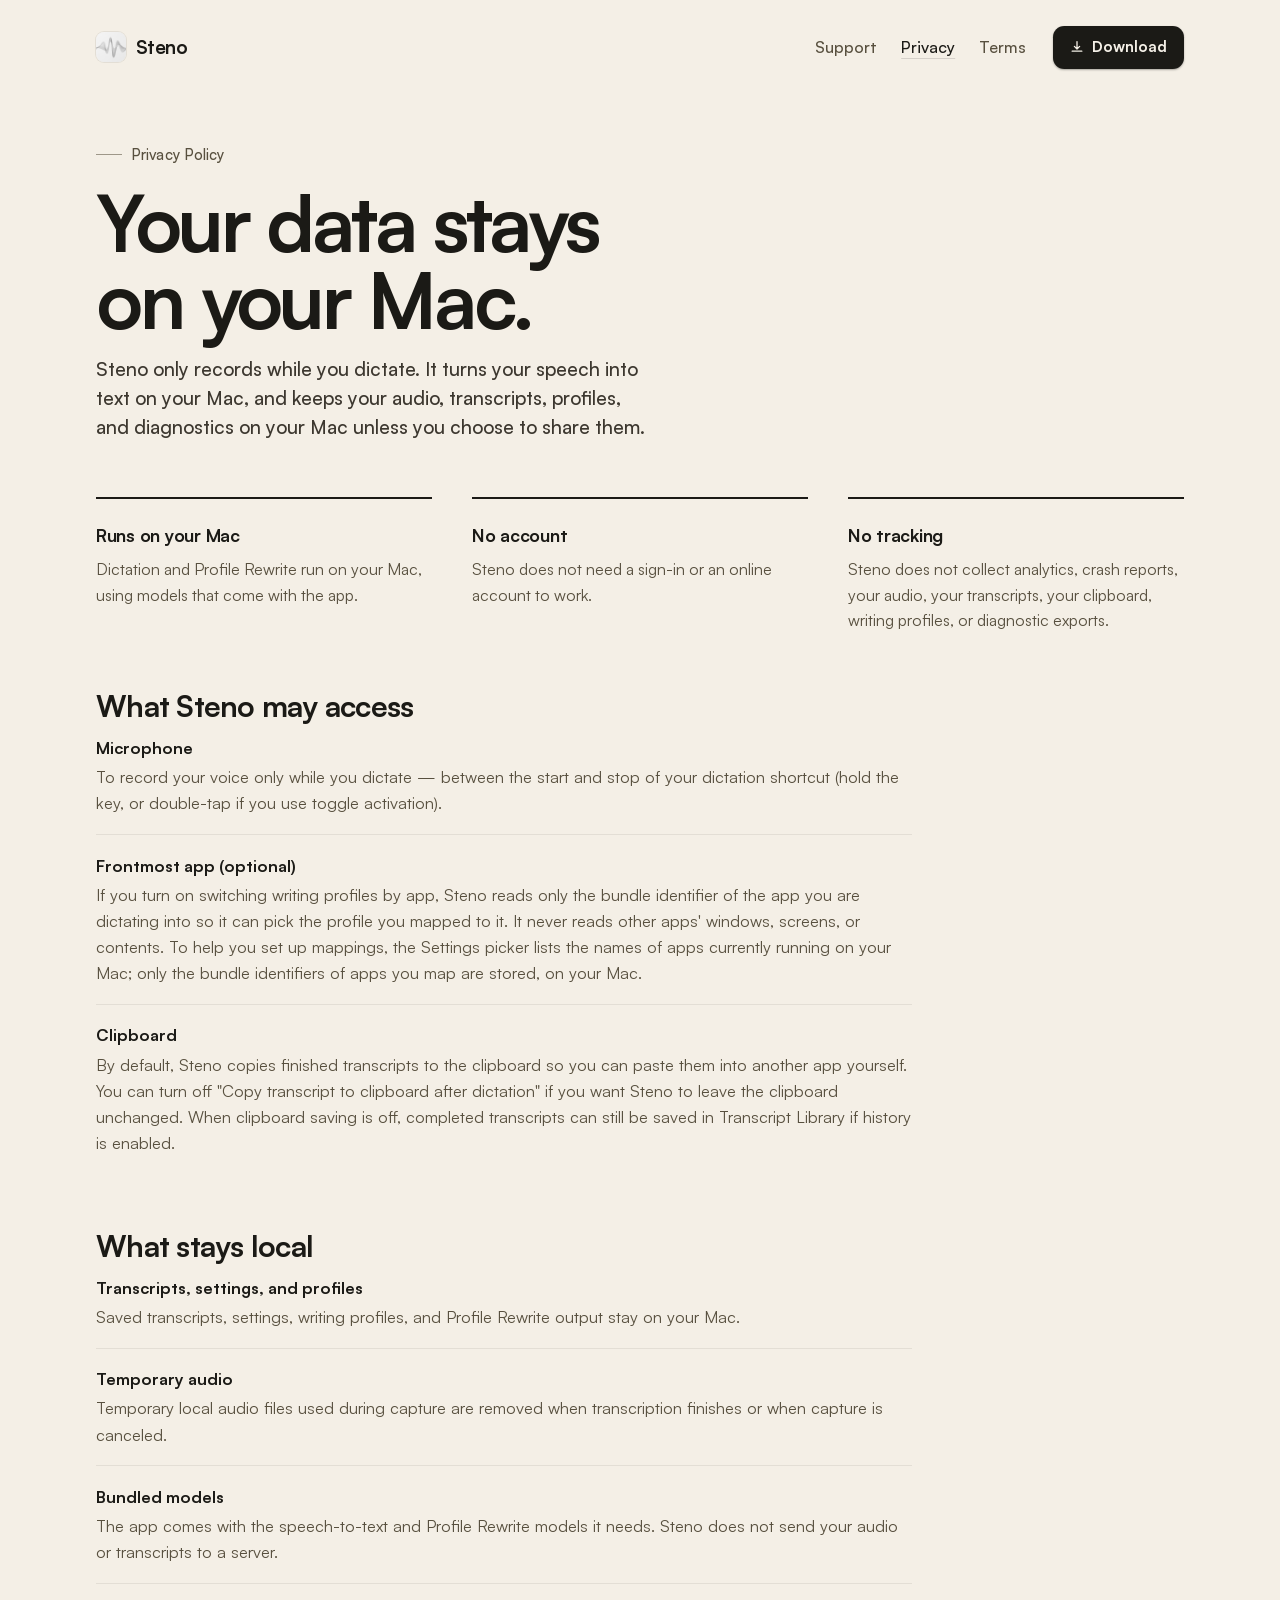
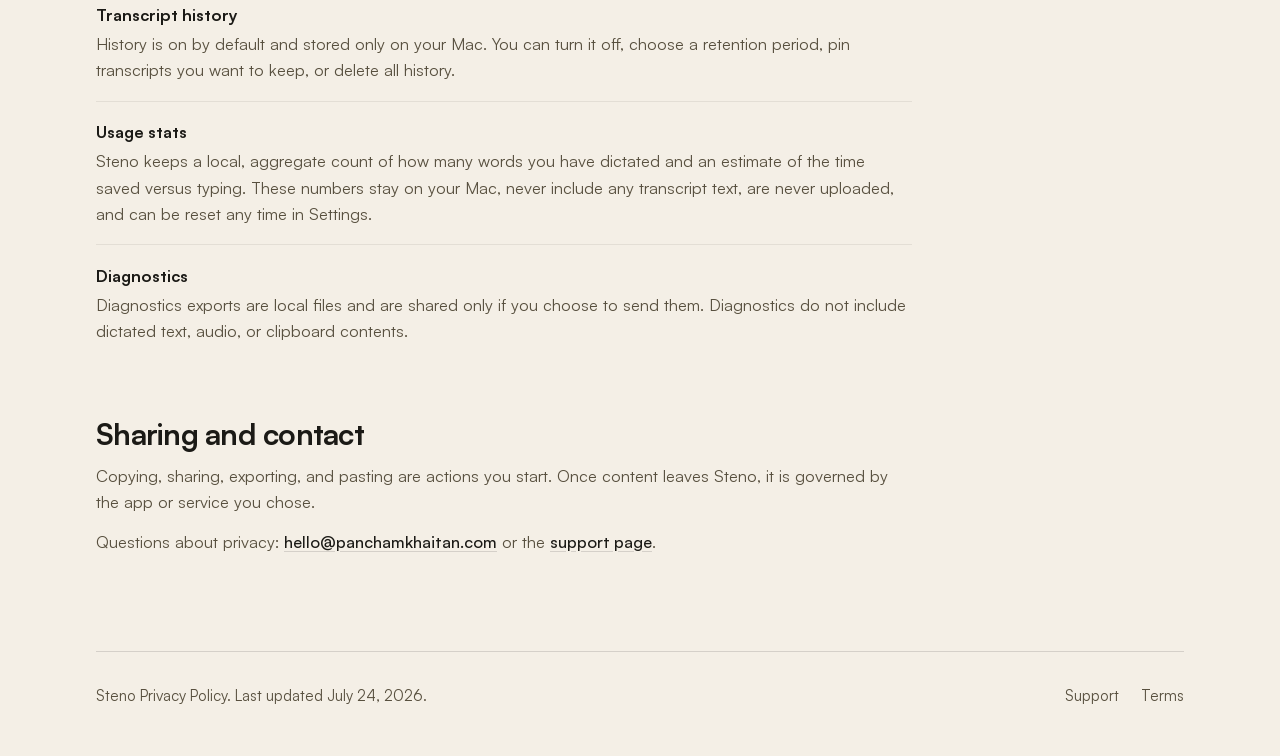
<file: privacy/index.html>
<!doctype html>
<html lang="en">
    <head>
        <meta charset="utf-8" />
        <meta name="viewport" content="width=device-width, initial-scale=1" />
        <title>Steno — Privacy Policy</title>
        <meta
            name="description"
            content="Privacy policy for Steno, a private offline dictation app for macOS."
        />
        <link rel="stylesheet" href="../styles.css" />
        <script>
            document.documentElement.classList.add("js");
            addEventListener("load", function () {
                setTimeout(function () {
                    if (window.__stenoEnhanced) return;
                    var els = document.querySelectorAll("[data-reveal]");
                    for (var i = 0; i < els.length; i++)
                        els[i].classList.add("is-visible");
                }, 800);
            });
        </script>
    </head>
    <body>
        <header class="wrap nav">
            <a class="brand" href="../" aria-label="Steno homepage">
                <img src="../assets/steno-logo.jpg" alt="" width="30" height="30" />
                Steno
            </a>
            <div class="nav-right">
                <nav class="nav-links" aria-label="Site">
                    <a href="../support/">Support</a>
                    <a href="./" aria-current="page">Privacy</a>
                    <a href="../terms/">Terms</a>
                </nav>
                <a
                    class="btn"
                    href="https://apps.apple.com/in/app/steno-dictation/id6762076728?mt=12"
                >
                    <svg viewBox="0 0 16 16" fill="none" aria-hidden="true">
                        <path
                            d="M8 1.75v8.5M8 10.25 11 7.25M8 10.25 5 7.25M2.5 12.75h11"
                            stroke="currentColor"
                            stroke-width="1.5"
                            stroke-linecap="round"
                            stroke-linejoin="round"
                        />
                    </svg>
                    Download
                </a>
            </div>
        </header>

        <main class="wrap page">
            <div class="page-hero" data-reveal>
                <p class="eyebrow">Privacy Policy</p>
                <h1>Your data stays on your Mac.</h1>
                <p class="lede">
                    Steno only records while you dictate. It turns your speech
                    into text on your Mac, and keeps your audio, transcripts,
                    profiles, and diagnostics on your Mac unless you choose to
                    share them.
                </p>
            </div>

            <dl class="trio" data-reveal>
                <div class="feature">
                    <dt>Runs on your Mac</dt>
                    <dd>
                        Dictation and Profile Rewrite run on your Mac, using
                        models that come with the app.
                    </dd>
                </div>
                <div class="feature">
                    <dt>No account</dt>
                    <dd>
                        Steno does not need a sign-in or an online account to
                        work.
                    </dd>
                </div>
                <div class="feature">
                    <dt>No tracking</dt>
                    <dd>
                        Steno does not collect analytics, crash reports, your
                        audio, your transcripts, your clipboard, writing
                        profiles, or diagnostic exports.
                    </dd>
                </div>
            </dl>

            <section class="prose-section" data-reveal>
                <h2>What Steno may access</h2>
                <dl class="defs">
                    <div>
                        <dt>Microphone</dt>
                        <dd>
                            To record your voice only while you dictate — between
                            the start and stop of your dictation shortcut (hold
                            the key, or double-tap if you use toggle activation).
                        </dd>
                    </div>
                    <div>
                        <dt>Frontmost app (optional)</dt>
                        <dd>
                            If you turn on switching writing profiles by app,
                            Steno reads only the bundle identifier of the app you
                            are dictating into so it can pick the profile you
                            mapped to it. It never reads other apps' windows,
                            screens, or contents. To help you set up mappings,
                            the Settings picker lists the names of apps currently
                            running on your Mac; only the bundle identifiers of
                            apps you map are stored, on your Mac.
                        </dd>
                    </div>
                    <div>
                        <dt>Clipboard</dt>
                        <dd>
                            By default, Steno copies finished transcripts to the
                            clipboard so you can paste them into another app
                            yourself. You can turn off "Copy transcript to
                            clipboard after dictation" if you want Steno to leave
                            the clipboard unchanged. When clipboard saving is off,
                            completed transcripts can still be saved in Transcript
                            Library if history is enabled.
                        </dd>
                    </div>
                </dl>
            </section>

            <section class="prose-section" data-reveal>
                <h2>What stays local</h2>
                <dl class="defs">
                    <div>
                        <dt>Transcripts, settings, and profiles</dt>
                        <dd>
                            Saved transcripts, settings, writing profiles, and
                            Profile Rewrite output stay on your Mac.
                        </dd>
                    </div>
                    <div>
                        <dt>Temporary audio</dt>
                        <dd>
                            Temporary local audio files used during capture are
                            removed when transcription finishes or when capture is
                            canceled.
                        </dd>
                    </div>
                    <div>
                        <dt>Bundled models</dt>
                        <dd>
                            The app comes with the speech-to-text and Profile
                            Rewrite models it needs. Steno does not send your audio
                            or transcripts to a server.
                        </dd>
                    </div>
                    <div>
                        <dt>Transcript history</dt>
                        <dd>
                            History is on by default and stored only on your Mac.
                            You can turn it off, choose a retention period, pin
                            transcripts you want to keep, or delete all history.
                        </dd>
                    </div>
                    <div>
                        <dt>Usage stats</dt>
                        <dd>
                            Steno keeps a local, aggregate count of how many words
                            you have dictated and an estimate of the time saved
                            versus typing. These numbers stay on your Mac, never
                            include any transcript text, are never uploaded, and
                            can be reset any time in Settings.
                        </dd>
                    </div>
                    <div>
                        <dt>Diagnostics</dt>
                        <dd>
                            Diagnostics exports are local files and are shared only
                            if you choose to send them. Diagnostics do not include
                            dictated text, audio, or clipboard contents.
                        </dd>
                    </div>
                </dl>
            </section>

            <section class="prose-section" data-reveal>
                <h2>Sharing and contact</h2>
                <p>
                    Copying, sharing, exporting, and pasting are actions you
                    start. Once content leaves Steno, it is governed by the app or
                    service you chose.
                </p>
                <p>
                    Questions about privacy:
                    <a class="prose-link" href="mailto:hello@panchamkhaitan.com"
                        >hello@panchamkhaitan.com</a
                    >
                    or the
                    <a class="prose-link" href="../support/">support page</a>.
                </p>
            </section>
        </main>

        <footer class="wrap footer">
            <span>Steno Privacy Policy. Last updated July 24, 2026.</span>
            <span class="footer-links">
                <a href="../support/">Support</a>
                <a href="../terms/">Terms</a>
            </span>
        </footer>

        <script src="../main.js" defer></script>
    </body>
</html>
</file>
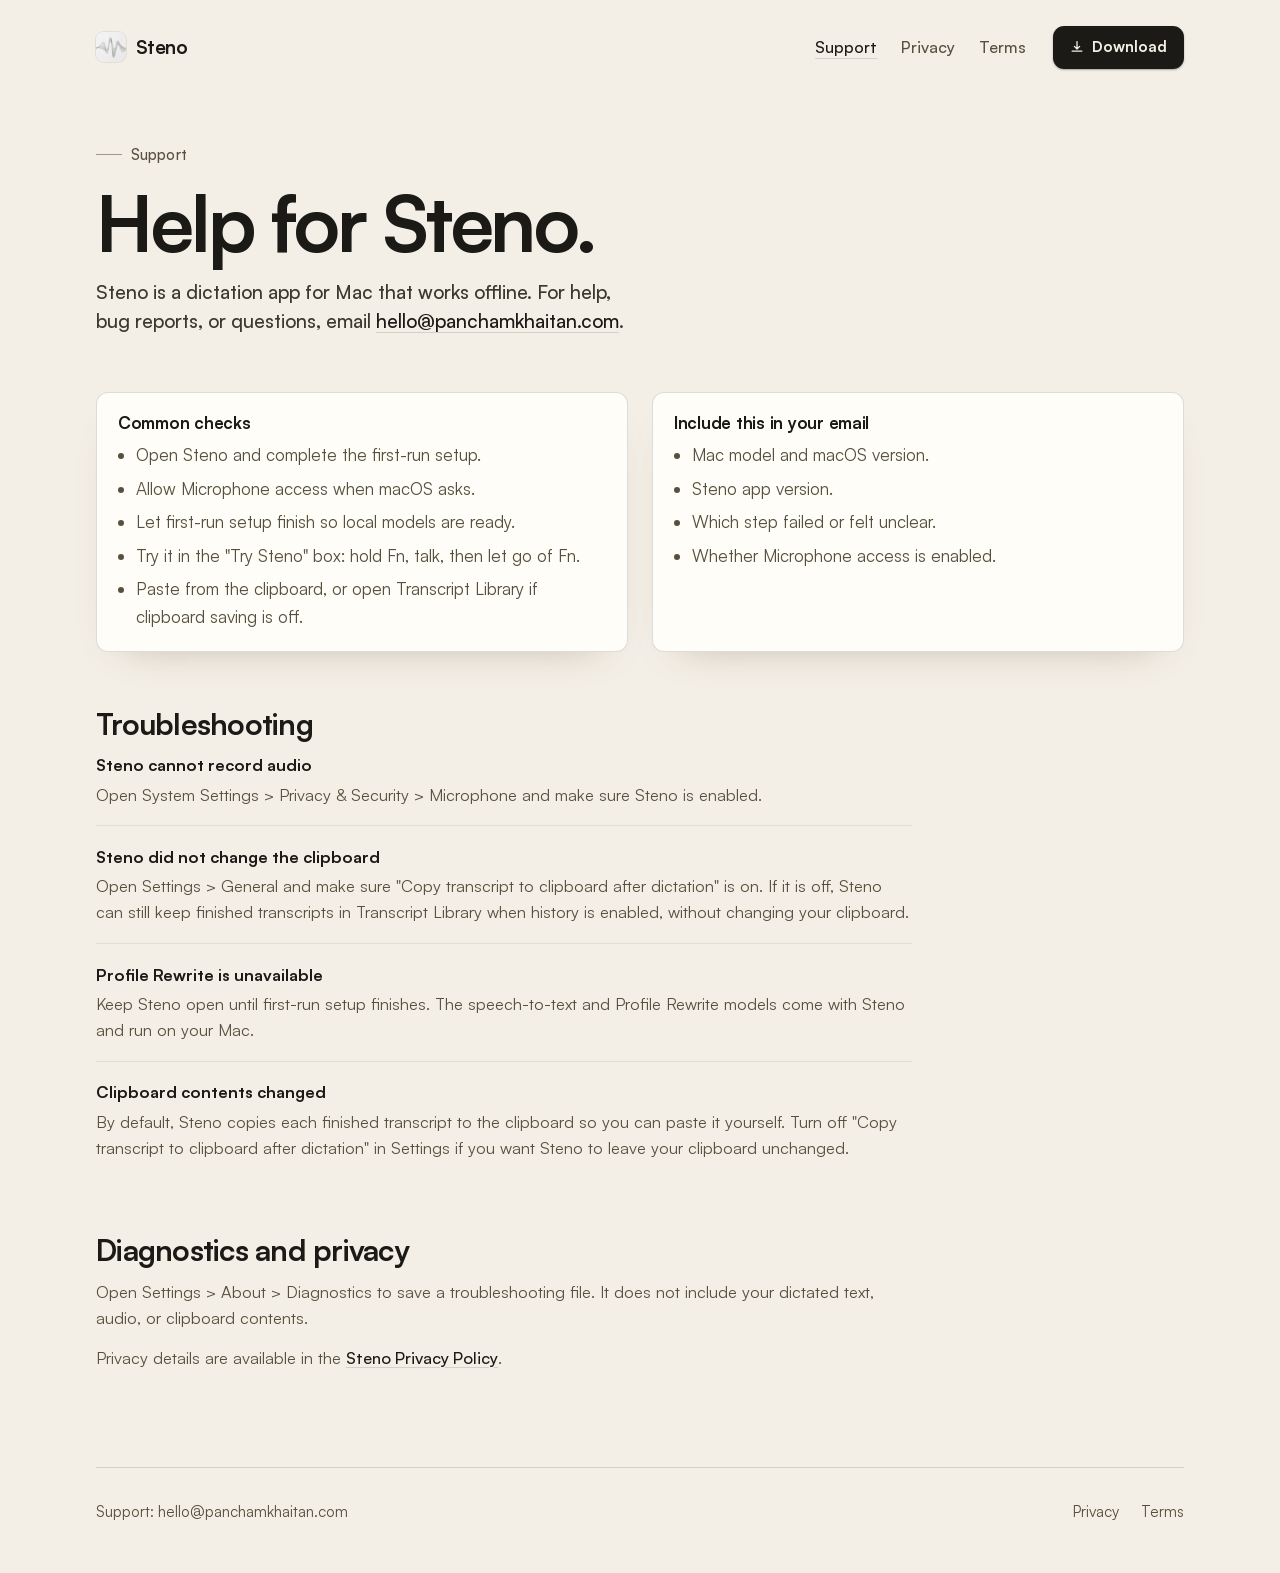
<file: support/index.html>
<!doctype html>
<html lang="en">
    <head>
        <meta charset="utf-8" />
        <meta name="viewport" content="width=device-width, initial-scale=1" />
        <title>Steno — Support</title>
        <meta name="description" content="Support page for Steno on macOS." />
        <link rel="stylesheet" href="../styles.css" />
        <script>
            document.documentElement.classList.add("js");
            addEventListener("load", function () {
                setTimeout(function () {
                    if (window.__stenoEnhanced) return;
                    var els = document.querySelectorAll("[data-reveal]");
                    for (var i = 0; i < els.length; i++)
                        els[i].classList.add("is-visible");
                }, 800);
            });
        </script>
    </head>
    <body>
        <header class="wrap nav">
            <a class="brand" href="../" aria-label="Steno homepage">
                <img src="../assets/steno-logo.jpg" alt="" width="30" height="30" />
                Steno
            </a>
            <div class="nav-right">
                <nav class="nav-links" aria-label="Site">
                    <a href="./" aria-current="page">Support</a>
                    <a href="../privacy/">Privacy</a>
                    <a href="../terms/">Terms</a>
                </nav>
                <a
                    class="btn"
                    href="https://apps.apple.com/in/app/steno-dictation/id6762076728?mt=12"
                >
                    <svg viewBox="0 0 16 16" fill="none" aria-hidden="true">
                        <path
                            d="M8 1.75v8.5M8 10.25 11 7.25M8 10.25 5 7.25M2.5 12.75h11"
                            stroke="currentColor"
                            stroke-width="1.5"
                            stroke-linecap="round"
                            stroke-linejoin="round"
                        />
                    </svg>
                    Download
                </a>
            </div>
        </header>

        <main class="wrap page">
            <div class="page-hero" data-reveal>
                <p class="eyebrow">Support</p>
                <h1>Help for Steno.</h1>
                <p class="lede">
                    Steno is a dictation app for Mac that works offline. For help,
                    bug reports, or questions, email
                    <a class="prose-link" href="mailto:hello@panchamkhaitan.com"
                        >hello@panchamkhaitan.com</a
                    >.
                </p>
            </div>

            <div class="cards" data-reveal>
                <article class="card">
                    <h3>Common checks</h3>
                    <ul class="list">
                        <li>Open Steno and complete the first-run setup.</li>
                        <li>Allow Microphone access when macOS asks.</li>
                        <li>Let first-run setup finish so local models are ready.</li>
                        <li>
                            Try it in the "Try Steno" box: hold Fn, talk, then let
                            go of Fn.
                        </li>
                        <li>
                            Paste from the clipboard, or open Transcript Library
                            if clipboard saving is off.
                        </li>
                    </ul>
                </article>

                <article class="card">
                    <h3>Include this in your email</h3>
                    <ul class="list">
                        <li>Mac model and macOS version.</li>
                        <li>Steno app version.</li>
                        <li>Which step failed or felt unclear.</li>
                        <li>Whether Microphone access is enabled.</li>
                    </ul>
                </article>
            </div>

            <section class="prose-section" data-reveal>
                <h2>Troubleshooting</h2>
                <dl class="defs">
                    <div>
                        <dt>Steno cannot record audio</dt>
                        <dd>
                            Open System Settings &gt; Privacy &amp; Security &gt;
                            Microphone and make sure Steno is enabled.
                        </dd>
                    </div>
                    <div>
                        <dt>Steno did not change the clipboard</dt>
                        <dd>
                            Open Settings &gt; General and make sure "Copy
                            transcript to clipboard after dictation" is on. If it
                            is off, Steno can still keep finished transcripts in
                            Transcript Library when history is enabled, without
                            changing your clipboard.
                        </dd>
                    </div>
                    <div>
                        <dt>Profile Rewrite is unavailable</dt>
                        <dd>
                            Keep Steno open until first-run setup finishes. The
                            speech-to-text and Profile Rewrite models come with
                            Steno and run on your Mac.
                        </dd>
                    </div>
                    <div>
                        <dt>Clipboard contents changed</dt>
                        <dd>
                            By default, Steno copies each finished transcript to
                            the clipboard so you can paste it yourself. Turn off
                            "Copy transcript to clipboard after dictation" in
                            Settings if you want Steno to leave your clipboard
                            unchanged.
                        </dd>
                    </div>
                </dl>
            </section>

            <section class="prose-section" data-reveal>
                <h2>Diagnostics and privacy</h2>
                <p>
                    Open Settings &gt; About &gt; Diagnostics to save a
                    troubleshooting file. It does not include your dictated text,
                    audio, or clipboard contents.
                </p>
                <p>
                    Privacy details are available in the
                    <a class="prose-link" href="../privacy/"
                        >Steno Privacy Policy</a
                    >.
                </p>
            </section>
        </main>

        <footer class="wrap footer">
            <span>
                Support:
                <a href="mailto:hello@panchamkhaitan.com"
                    >hello@panchamkhaitan.com</a
                >
            </span>
            <span class="footer-links">
                <a href="../privacy/">Privacy</a>
                <a href="../terms/">Terms</a>
            </span>
        </footer>

        <script src="../main.js" defer></script>
    </body>
</html>
</file>
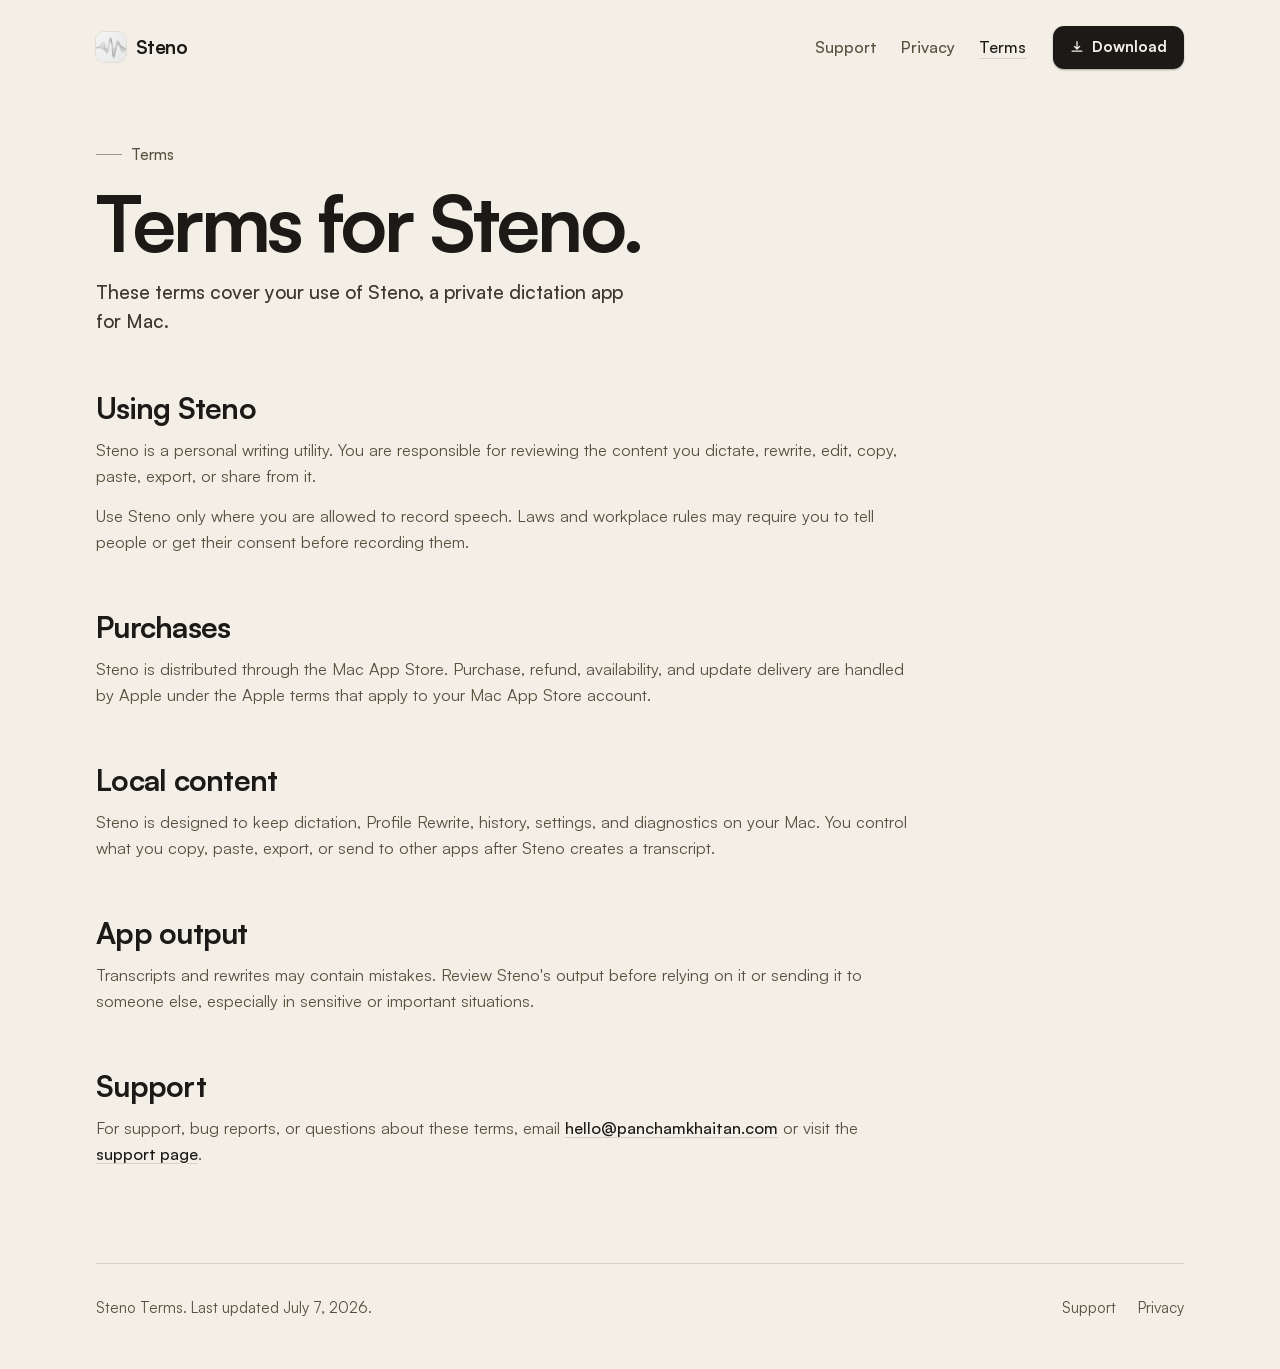
<file: terms/index.html>
<!doctype html>
<html lang="en">
    <head>
        <meta charset="utf-8" />
        <meta name="viewport" content="width=device-width, initial-scale=1" />
        <title>Steno — Terms</title>
        <meta
            name="description"
            content="Terms for Steno, a private dictation app for Mac."
        />
        <link rel="stylesheet" href="../styles.css" />
        <script>
            document.documentElement.classList.add("js");
            addEventListener("load", function () {
                setTimeout(function () {
                    if (window.__stenoEnhanced) return;
                    var els = document.querySelectorAll("[data-reveal]");
                    for (var i = 0; i < els.length; i++)
                        els[i].classList.add("is-visible");
                }, 800);
            });
        </script>
    </head>
    <body>
        <header class="wrap nav">
            <a class="brand" href="../" aria-label="Steno homepage">
                <img src="../assets/steno-logo.jpg" alt="" width="30" height="30" />
                Steno
            </a>
            <div class="nav-right">
                <nav class="nav-links" aria-label="Site">
                    <a href="../support/">Support</a>
                    <a href="../privacy/">Privacy</a>
                    <a href="./" aria-current="page">Terms</a>
                </nav>
                <a
                    class="btn"
                    href="https://apps.apple.com/in/app/steno-dictation/id6762076728?mt=12"
                >
                    <svg viewBox="0 0 16 16" fill="none" aria-hidden="true">
                        <path
                            d="M8 1.75v8.5M8 10.25 11 7.25M8 10.25 5 7.25M2.5 12.75h11"
                            stroke="currentColor"
                            stroke-width="1.5"
                            stroke-linecap="round"
                            stroke-linejoin="round"
                        />
                    </svg>
                    Download
                </a>
            </div>
        </header>

        <main class="wrap page">
            <div class="page-hero" data-reveal>
                <p class="eyebrow">Terms</p>
                <h1>Terms for Steno.</h1>
                <p class="lede">
                    These terms cover your use of Steno, a private dictation app
                    for Mac.
                </p>
            </div>

            <section class="prose-section" data-reveal>
                <h2>Using Steno</h2>
                <p>
                    Steno is a personal writing utility. You are responsible for
                    reviewing the content you dictate, rewrite, edit, copy, paste,
                    export, or share from it.
                </p>
                <p>
                    Use Steno only where you are allowed to record speech. Laws and
                    workplace rules may require you to tell people or get their
                    consent before recording them.
                </p>
            </section>

            <section class="prose-section" data-reveal>
                <h2>Purchases</h2>
                <p>
                    Steno is distributed through the Mac App Store. Purchase,
                    refund, availability, and update delivery are handled by Apple
                    under the Apple terms that apply to your Mac App Store account.
                </p>
            </section>

            <section class="prose-section" data-reveal>
                <h2>Local content</h2>
                <p>
                    Steno is designed to keep dictation, Profile Rewrite, history,
                    settings, and diagnostics on your Mac. You control what you
                    copy, paste, export, or send to other apps after Steno creates
                    a transcript.
                </p>
            </section>

            <section class="prose-section" data-reveal>
                <h2>App output</h2>
                <p>
                    Transcripts and rewrites may contain mistakes. Review Steno's
                    output before relying on it or sending it to someone else,
                    especially in sensitive or important situations.
                </p>
            </section>

            <section class="prose-section" data-reveal>
                <h2>Support</h2>
                <p>
                    For support, bug reports, or questions about these terms,
                    email
                    <a class="prose-link" href="mailto:hello@panchamkhaitan.com"
                        >hello@panchamkhaitan.com</a
                    >
                    or visit the
                    <a class="prose-link" href="../support/">support page</a>.
                </p>
            </section>
        </main>

        <footer class="wrap footer">
            <span>Steno Terms. Last updated July 7, 2026.</span>
            <span class="footer-links">
                <a href="../support/">Support</a>
                <a href="../privacy/">Privacy</a>
            </span>
        </footer>

        <script src="../main.js" defer></script>
    </body>
</html>
</file>
<file: styles.css>
/* Steno — a warm, editorial site for a homely Mac dictation utility.
   Self-hosted Satoshi, no page-level window chrome (the macOS window lives
   only in the product demo), whitespace over boxes. Motion is transform/opacity
   only and fully gated behind prefers-reduced-motion. */

@font-face {
    font-family: "Satoshi";
    src: url("./assets/fonts/satoshi-400.woff2") format("woff2");
    font-weight: 400;
    font-style: normal;
    font-display: swap;
}
@font-face {
    font-family: "Satoshi";
    src: url("./assets/fonts/satoshi-500.woff2") format("woff2");
    font-weight: 500;
    font-style: normal;
    font-display: swap;
}
@font-face {
    font-family: "Satoshi";
    src: url("./assets/fonts/satoshi-700.woff2") format("woff2");
    font-weight: 700;
    font-style: normal;
    font-display: swap;
}
@font-face {
    font-family: "Satoshi";
    src: url("./assets/fonts/satoshi-900.woff2") format("woff2");
    font-weight: 900;
    font-style: normal;
    font-display: swap;
}

:root {
    color-scheme: light;

    --paper: #f4efe6;
    --paper-tint: #ece5d7;
    --card: #fffdf8;
    --card-bar: #f8f1e5;

    --ink: #1b1a16;
    --ink-2: #3c372f;
    --muted: #58503f;
    --muted-2: #746c5b;

    --line: rgba(27, 26, 22, 0.14);
    --line-soft: rgba(27, 26, 22, 0.08);

    --rec: #cb5641;

    --tl-1: #ff5f57;
    --tl-2: #febc2e;
    --tl-3: #28c840;

    --shadow-window:
        0 1px 0 rgba(255, 255, 255, 0.6) inset,
        0 2px 6px -2px rgba(60, 45, 28, 0.16),
        0 30px 64px -26px rgba(60, 45, 28, 0.44);
    --shadow-panel: 0 18px 40px -30px rgba(60, 45, 28, 0.4);
    --shadow-btn: 0 1px 2px rgba(27, 26, 22, 0.35);

    --ease-out: cubic-bezier(0.2, 0.7, 0.3, 1);
    --ease-in-out: cubic-bezier(0.645, 0.045, 0.355, 1);

    --wrap: 68rem;
    --font: "Satoshi", -apple-system, BlinkMacSystemFont, "Helvetica Neue",
        Helvetica, Arial, sans-serif;
}

* {
    box-sizing: border-box;
}

html {
    background: var(--paper);
}

body {
    margin: 0;
    background: var(--paper);
    color: var(--ink);
    font-family: var(--font);
    font-size: 1.0625rem;
    font-weight: 400;
    line-height: 1.6;
    -webkit-font-smoothing: antialiased;
    text-rendering: optimizeLegibility;
}

img {
    display: block;
    max-width: 100%;
}

a {
    color: inherit;
    text-decoration: none;
}

:focus-visible {
    outline: 2px solid var(--ink);
    outline-offset: 3px;
    border-radius: 4px;
}

.wrap {
    width: min(100% - 2.5rem, var(--wrap));
    margin-inline: auto;
}

/* ---------- Type ---------- */

h1,
h2,
h3 {
    margin: 0;
    color: var(--ink);
    font-weight: 700;
    line-height: 1.06;
    letter-spacing: -0.025em;
    text-wrap: balance;
}

h1 {
    font-size: clamp(2.9rem, 6.2vw, 4.9rem);
    line-height: 0.98;
    letter-spacing: -0.04em;
}

h2 {
    font-size: clamp(1.85rem, 3.8vw, 2.85rem);
    letter-spacing: -0.03em;
    max-width: 18ch;
}

h3 {
    font-size: 1.1rem;
    letter-spacing: -0.015em;
}

p {
    margin: 0;
    color: var(--muted);
    text-wrap: pretty;
}

.lede {
    color: var(--ink-2);
    font-size: clamp(1.15rem, 1.5vw, 1.32rem);
    font-weight: 500;
    line-height: 1.5;
}

.eyebrow {
    display: inline-flex;
    align-items: center;
    gap: 0.6rem;
    margin: 0;
    color: var(--muted);
    font-size: 0.92rem;
    font-weight: 500;
    letter-spacing: 0.005em;
}

.eyebrow::before {
    content: "";
    width: 1.6rem;
    height: 1px;
    background: currentColor;
    opacity: 0.55;
}

.tlink {
    color: var(--ink);
    font-weight: 500;
    text-decoration: underline;
    text-decoration-color: var(--line);
    text-underline-offset: 0.25em;
    transition: text-decoration-color 150ms ease;
}

.tlink:hover {
    text-decoration-color: var(--ink);
}

kbd {
    font-family: inherit;
    font-size: 0.85em;
    font-weight: 500;
    padding: 0.05em 0.5em;
    border-radius: 6px;
    background: var(--card);
    border: 1px solid var(--line);
    box-shadow: 0 1px 0 var(--line);
    color: var(--ink);
}

/* ---------- Nav ---------- */

.nav {
    display: flex;
    align-items: center;
    justify-content: space-between;
    gap: 1.5rem;
    padding: 1.6rem 0;
}

.brand {
    display: inline-flex;
    align-items: center;
    gap: 0.6rem;
    color: var(--ink);
    font-weight: 700;
    font-size: 1.18rem;
    letter-spacing: -0.02em;
}

.brand img {
    width: 30px;
    height: 30px;
    border-radius: 8px;
    box-shadow: 0 0 0 1px var(--line-soft);
}

.nav-right {
    display: flex;
    align-items: center;
    gap: 1.7rem;
}

.nav-links {
    display: flex;
    align-items: center;
    gap: 1.5rem;
}

.nav-links a {
    color: var(--muted);
    font-weight: 500;
    font-size: 1rem;
    transition: color 140ms ease;
}

.nav-links a:hover {
    color: var(--ink);
}

.nav-links a[aria-current="page"] {
    color: var(--ink);
    text-decoration: underline;
    text-decoration-color: var(--line);
    text-underline-offset: 0.3em;
}

.btn {
    display: inline-flex;
    align-items: center;
    gap: 0.5rem;
    padding: 0.6rem 1.05rem;
    border-radius: 0.7rem;
    background: var(--ink);
    color: var(--paper);
    font-weight: 700;
    font-size: 0.95rem;
    box-shadow: var(--shadow-btn);
    transition:
        transform 150ms var(--ease-out),
        box-shadow 180ms ease;
}

.btn svg {
    width: 14px;
    height: 14px;
}

.btn:hover {
    transform: translateY(-1px);
    box-shadow:
        var(--shadow-btn),
        0 10px 22px -8px rgba(27, 26, 22, 0.5);
}

.btn:active {
    transform: translateY(0) scale(0.98);
}

.appstore {
    display: inline-flex;
    transition: transform 160ms var(--ease-out);
}

.appstore img {
    height: 46px;
    width: auto;
}

.appstore:hover {
    transform: translateY(-1px);
}

.appstore:active {
    transform: scale(0.98);
}

/* ---------- Sections ---------- */

.section {
    padding-block: clamp(2rem, 4.5vw, 3.4rem);
}

/* ---------- Hero ---------- */

.hero {
    display: flex;
    flex-direction: column;
    align-items: center;
    text-align: center;
    gap: clamp(1.75rem, 3.5vw, 2.75rem);
    padding-top: clamp(1.25rem, 3vw, 2.5rem);
    padding-bottom: clamp(1.5rem, 3vw, 2.5rem);
}

.hero-copy {
    display: grid;
    gap: 1.4rem;
    justify-items: center;
    max-width: 42rem;
    margin-inline: auto;
}

.hero h1 {
    max-width: 15ch;
    margin-inline: auto;
}

.h1-note {
    display: block;
    margin-top: 0.14em;
    font-size: 0.5em;
    font-weight: 700;
    letter-spacing: -0.03em;
    line-height: 1.05;
    color: var(--muted);
}

.hero .lede {
    max-width: 46ch;
    margin-inline: auto;
}

.hero-actions {
    display: flex;
    align-items: center;
    justify-content: center;
    gap: 1.4rem;
    flex-wrap: wrap;
    margin-top: 0.2rem;
}

.hero-meta {
    display: flex;
    flex-wrap: wrap;
    justify-content: center;
    gap: 1.3rem;
    margin: 0.4rem 0 0;
    padding: 0;
    list-style: none;
}

.hero-meta li {
    display: inline-flex;
    align-items: center;
    gap: 0.5rem;
    color: var(--muted);
    font-size: 0.98rem;
    font-weight: 500;
}

.hero-meta li::before {
    content: "";
    width: 6px;
    height: 6px;
    border-radius: 50%;
    background: var(--ink);
    opacity: 0.5;
}

/* ---------- Product window (the only macOS window) ---------- */

.hero-demo {
    display: grid;
    gap: 1rem;
    justify-items: center;
}

.lights {
    display: inline-flex;
    gap: 8px;
}

.lights i {
    width: 11px;
    height: 11px;
    border-radius: 50%;
    box-shadow: inset 0 0 0 1px rgba(0, 0, 0, 0.08);
}

.lights i:nth-child(1) {
    background: var(--tl-1);
}
.lights i:nth-child(2) {
    background: var(--tl-2);
}
.lights i:nth-child(3) {
    background: var(--tl-3);
}

.rec {
    position: relative;
    width: 9px;
    height: 9px;
    border-radius: 50%;
    background: var(--rec);
    flex: 0 0 auto;
}

.rec::after {
    content: "";
    position: absolute;
    inset: 0;
    border-radius: 50%;
    background: var(--rec);
    opacity: 0;
    animation: none;
}

.wave {
    display: flex;
    align-items: center;
    gap: 5px;
    height: 48px;
    padding: 0 2px;
}

.wave i {
    width: 4px;
    height: 58%;
    border-radius: 3px;
    background: var(--ink);
    opacity: 0.4;
    transform-origin: center;
    transform: scaleY(0.42);
    animation: none;
}

.wave i:nth-child(1) { animation-delay: 0ms; }
.wave i:nth-child(2) { animation-delay: 80ms; }
.wave i:nth-child(3) { animation-delay: 160ms; }
.wave i:nth-child(4) { animation-delay: 240ms; }
.wave i:nth-child(5) { animation-delay: 320ms; }
.wave i:nth-child(6) { animation-delay: 400ms; }
.wave i:nth-child(7) { animation-delay: 200ms; }
.wave i:nth-child(8) { animation-delay: 120ms; }
.wave i:nth-child(9) { animation-delay: 300ms; }
.wave i:nth-child(10) { animation-delay: 60ms; }

.caret {
    display: inline-block;
    width: 2px;
    height: 1.1em;
    margin-left: 2px;
    vertical-align: -0.18em;
    background: var(--ink);
    animation: caret-blink 1.05s steps(1, end) infinite;
}

.hero-demo[data-state="listening"] .rec::after {
    opacity: 1;
    animation: rec-ring 1.9s var(--ease-out) infinite;
}

.hero-demo[data-state="listening"] .wave i {
    opacity: 0.82;
    animation-name: wave;
    animation-duration: 950ms;
    animation-timing-function: var(--ease-in-out);
    animation-iteration-count: infinite;
}

@keyframes caret-blink {
    0%,
    55% {
        opacity: 1;
    }
    55.01%,
    100% {
        opacity: 0;
    }
}

/* ---------- Interactive desktop scene (hero) ---------- */

.hero-demo {
    width: 100%;
    max-width: 44rem;
    margin-inline: auto;
    justify-items: stretch;
    gap: 1.25rem;
}

.mac {
    width: 100%;
    text-align: left;
    border: 1px solid rgba(27, 26, 22, 0.16);
    border-radius: 16px;
    overflow: hidden;
    box-shadow: var(--shadow-window);
    user-select: none;
}

.mac-bar {
    display: flex;
    align-items: center;
    gap: 12px;
    height: 28px;
    padding: 0 13px;
    background: rgba(250, 246, 238, 0.85);
    backdrop-filter: blur(12px);
    border-bottom: 1px solid var(--line-soft);
    color: var(--ink-2);
    font-size: 0.72rem;
    font-weight: 500;
}

.mac-apple {
    width: 11px;
    height: 13px;
    color: var(--ink);
}

.mac-app {
    color: var(--ink);
    font-weight: 700;
}

.mac-menu {
    color: var(--muted);
}

.mac-fill {
    margin-left: auto;
}

.mac-steno {
    width: 17px;
    height: 11px;
    color: var(--ink-2);
}

.mac-clock {
    color: var(--ink-2);
    font-variant-numeric: tabular-nums;
}

.mac-desk {
    position: relative;
    min-height: 15rem;
    padding: 1rem 1.1rem 1.1rem;
    background:
        radial-gradient(
            90% 70% at 78% 6%,
            rgba(255, 252, 245, 0.5),
            transparent 58%
        ),
        radial-gradient(
            85% 85% at 10% 100%,
            rgba(120, 92, 58, 0.34),
            transparent 55%
        ),
        linear-gradient(160deg, #d8c7a9, #b79a72);
}

.doc {
    width: min(100%, 28rem);
    margin: 0 auto;
    border: 1px solid rgba(0, 0, 0, 0.06);
    border-radius: 11px;
    background: var(--card);
    box-shadow: 0 22px 44px -22px rgba(30, 20, 8, 0.5);
    overflow: hidden;
}

.doc-bar {
    display: flex;
    align-items: center;
    gap: 8px;
    height: 30px;
    padding: 0 12px;
    border-bottom: 1px solid var(--line-soft);
    background: linear-gradient(180deg, #fffef9, var(--card-bar));
}

.doc-title {
    margin: 0 auto;
    padding-right: 1.7rem;
    color: var(--muted);
    font-size: 0.76rem;
    font-weight: 600;
}

.doc-body {
    min-height: 9rem;
    padding: 1rem 1.1rem 1.2rem;
}

.doc-text {
    margin: 0;
    color: var(--ink);
    font-size: 1rem;
    line-height: 1.55;
}

.pop {
    position: absolute;
    left: 50%;
    bottom: 1.15rem;
    width: min(84%, 21rem);
    padding: 0.85rem 0.95rem;
    border: 1px solid rgba(0, 0, 0, 0.08);
    border-radius: 12px;
    background: rgba(255, 253, 248, 0.96);
    box-shadow: 0 24px 50px -18px rgba(30, 20, 8, 0.6);
    backdrop-filter: blur(8px);
    opacity: 0;
    transform: translateX(-50%) translateY(12px) scale(0.96);
    transform-origin: 50% 100%;
    transition:
        opacity 240ms var(--ease-out),
        transform 240ms var(--ease-out);
    pointer-events: none;
}

.hero-demo[data-state="listening"] .pop,
.hero-demo[data-state="transcribing"] .pop,
.hero-demo[data-state="copied"] .pop {
    opacity: 1;
    transform: translateX(-50%) translateY(0) scale(1);
}

.pop-head {
    display: flex;
    align-items: center;
    gap: 0.5rem;
    color: var(--ink);
    font-size: 0.9rem;
    font-weight: 500;
}

.pop-time {
    color: var(--muted);
    font-variant-numeric: tabular-nums;
}

.pop-profile {
    margin-left: auto;
    padding: 2px 9px;
    border: 1px solid var(--line);
    border-radius: 7px;
    color: var(--muted);
    font-size: 0.72rem;
    font-weight: 500;
}

.pop .wave {
    height: 46px;
    margin-top: 0.6rem;
}

.hero-demo[data-state="transcribing"] .rec {
    background: var(--tl-2);
}

.hero-demo[data-state="copied"] .rec,
.hero-demo[data-state="done"] .rec {
    background: var(--tl-3);
}

.hero-demo[data-state="pasting"] .doc .caret,
.hero-demo[data-state="done"] .doc .caret {
    display: none;
}

.pop-copied {
    display: none;
    align-items: flex-start;
    gap: 8px;
    margin-top: 0.6rem;
}

.hero-demo[data-state="copied"] .pop-copied {
    display: flex;
}

.hero-demo[data-state="copied"] .wave,
.hero-demo[data-state="copied"] .pop-time {
    display: none;
}

.pop-clip {
    flex: 0 0 auto;
    width: 15px;
    height: 15px;
    margin-top: 1px;
    color: var(--tl-3);
}

.pop-quote {
    color: var(--muted);
    font-size: 0.86rem;
    font-style: italic;
    line-height: 1.4;
}

.paste-keys {
    position: absolute;
    left: 50%;
    bottom: 2.6rem;
    display: flex;
    align-items: center;
    gap: 7px;
    opacity: 0;
    transform: translateX(-50%) translateY(10px);
    transition:
        opacity 220ms var(--ease-out),
        transform 220ms var(--ease-out);
    pointer-events: none;
}

.hero-demo[data-state="pasting"] .paste-keys,
.hero-demo[data-state="done"] .paste-keys {
    opacity: 1;
    transform: translateX(-50%) translateY(0);
}

.pk {
    display: grid;
    place-items: center;
    min-width: 30px;
    height: 30px;
    padding: 0 8px;
    border: 1px solid rgba(0, 0, 0, 0.12);
    border-radius: 8px;
    background: rgba(255, 255, 255, 0.94);
    color: var(--ink);
    font-size: 0.9rem;
    font-weight: 600;
    box-shadow:
        0 2px 0 rgba(0, 0, 0, 0.14),
        0 4px 8px -3px rgba(0, 0, 0, 0.28);
    transition:
        transform 90ms var(--ease-out),
        box-shadow 90ms var(--ease-out);
}

.pk.is-press {
    transform: translateY(2px);
    background: #fff;
    box-shadow: 0 1px 0 rgba(0, 0, 0, 0.14);
}

.pk-label {
    margin-left: 5px;
    color: var(--muted);
    font-size: 0.8rem;
    font-weight: 600;
}

.doc-text.paste-pop {
    animation: paste-pop 280ms var(--ease-out);
}

@keyframes paste-pop {
    from {
        opacity: 0;
        transform: translateY(5px);
    }
    to {
        opacity: 1;
        transform: none;
    }
}

.try {
    display: flex;
    align-items: center;
    justify-content: center;
    gap: 0.85rem;
}

.fnkey {
    position: relative;
    font: inherit;
    font-weight: 600;
    font-size: 0.9rem;
    color: var(--ink);
    min-width: 4rem;
    padding: 0.55rem 0.5rem 0.6rem;
    border: 1px solid var(--line);
    border-radius: 10px;
    background: linear-gradient(180deg, #fffdf7, #efe8db);
    box-shadow:
        0 1px 0 rgba(255, 255, 255, 0.9) inset,
        0 3px 0 rgba(27, 26, 22, 0.18),
        0 5px 8px -3px rgba(27, 26, 22, 0.28);
    cursor: pointer;
    touch-action: none;
    transition:
        transform 90ms var(--ease-out),
        box-shadow 90ms var(--ease-out);
}

.fnkey.is-down {
    transform: translateY(3px);
    box-shadow:
        0 1px 0 rgba(255, 255, 255, 0.9) inset,
        0 1px 0 rgba(27, 26, 22, 0.2);
}

.hero-demo[data-state="idle"] .fnkey::after {
    content: "";
    position: absolute;
    inset: -3px;
    border-radius: 13px;
    border: 1.5px solid var(--ink);
    opacity: 0;
    pointer-events: none;
    animation: fnkey-pulse 2.2s var(--ease-out) infinite;
}

@keyframes fnkey-pulse {
    0% {
        opacity: 0.4;
        transform: scale(1);
    }
    70%,
    100% {
        opacity: 0;
        transform: scale(1.3);
    }
}

.try-hint {
    color: var(--ink-2);
    font-size: 0.95rem;
    font-weight: 600;
}

.hero-demo[data-state="idle"] .try-hint::before {
    content: "\2193  ";
}

.hero-demo[data-state="idle"] .try-hint {
    animation: hint-pulse 2.4s var(--ease-in-out) infinite;
}

@keyframes hint-pulse {
    0%,
    100% {
        opacity: 0.72;
    }
    50% {
        opacity: 1;
    }
}

/* ---------- How it works ---------- */

.section-head {
    display: grid;
    gap: 0.9rem;
    max-width: 42ch;
    margin-inline: auto;
    justify-items: center;
    text-align: center;
}

.section-head .lede {
    max-width: 44ch;
}

.steps-grid {
    display: grid;
    grid-template-columns: repeat(3, 1fr);
    gap: clamp(1.75rem, 3.5vw, 3rem);
    margin-top: clamp(1.6rem, 3.2vw, 2.5rem);
}

.step {
    display: grid;
    gap: 0.55rem;
    align-content: start;
    padding-top: 1.35rem;
    border-top: 2px solid var(--ink);
}

.step-num {
    color: var(--muted-2);
    font-size: 1rem;
    font-weight: 700;
    font-variant-numeric: tabular-nums;
    letter-spacing: 0.02em;
}

.step h3 {
    margin-top: 0.2rem;
}

.step p {
    font-size: 1rem;
}

/* ---------- Profiles ---------- */

.io-grid {
    display: grid;
    grid-template-columns: repeat(2, 1fr);
    align-items: start;
    gap: clamp(1rem, 2.5vw, 1.5rem);
    margin-top: clamp(1.6rem, 3.2vw, 2.5rem);
}

.io {
    border: 1px solid var(--line);
    border-radius: 12px;
    background: var(--card);
    box-shadow: var(--shadow-panel);
    overflow: hidden;
}

.io-bar {
    display: flex;
    align-items: center;
    gap: 0.5rem;
    padding: 0.65rem 1rem;
    border-bottom: 1px solid var(--line-soft);
    background: linear-gradient(180deg, #fffef9, var(--card-bar));
}

.io-bar .tag {
    color: var(--ink);
    font-size: 0.82rem;
    font-weight: 700;
    letter-spacing: -0.01em;
}

.io-bar .on-device {
    margin-left: auto;
    color: var(--muted-2);
    font-size: 0.72rem;
    font-weight: 500;
}

.io-block {
    padding: 1rem 1.1rem;
}

.io-block + .io-block {
    border-top: 1px solid var(--line-soft);
}

.io-label {
    display: block;
    margin-bottom: 0.4rem;
    color: var(--muted-2);
    font-size: 0.74rem;
    font-weight: 500;
}

.io-said {
    margin: 0;
    color: var(--muted);
    font-size: 0.95rem;
    font-style: italic;
    line-height: 1.5;
}

.io-out p {
    margin: 0 0 0.5rem;
    color: var(--ink-2);
    font-size: 0.95rem;
    line-height: 1.5;
}

.io-out p strong {
    color: var(--ink);
    font-weight: 700;
}

.io-out ol,
.io-out ul {
    margin: 0 0 0.6rem;
    padding-left: 1.2rem;
}

.io-out li {
    margin-top: 0.24rem;
    color: var(--ink-2);
    font-size: 0.95rem;
}

.io-out > :last-child {
    margin-bottom: 0;
}

/* ---------- Features ---------- */

.features {
    display: grid;
    grid-template-columns: repeat(3, 1fr);
    gap: clamp(1.75rem, 3.5vw, 3rem);
    margin-top: clamp(1.6rem, 3.2vw, 2.5rem);
}

.feature {
    display: grid;
    gap: 0.5rem;
    align-content: start;
    padding-top: 1.35rem;
    border-top: 2px solid var(--ink);
}

.feature dt {
    color: var(--ink);
    font-size: 1.1rem;
    font-weight: 700;
    letter-spacing: -0.015em;
}

.feature dd {
    margin: 0;
    color: var(--muted);
    font-size: 1rem;
}

.trio {
    display: grid;
    grid-template-columns: repeat(3, 1fr);
    gap: clamp(1.5rem, 3.5vw, 2.5rem);
    margin: 0;
}

/* ---------- Download ---------- */

.download {
    display: grid;
    justify-items: center;
    text-align: center;
    gap: 1.1rem;
    padding-block: clamp(4rem, 9vw, 7rem);
    border-top: 1px solid var(--line);
}

.download h2 {
    max-width: 16ch;
}

.download p {
    max-width: 42ch;
    color: var(--muted);
}

.download p strong {
    color: var(--ink);
    font-weight: 700;
}

.download .appstore {
    margin-top: 0.6rem;
}

.download .appstore img {
    height: 50px;
}

/* ---------- Footer ---------- */

.footer {
    display: flex;
    align-items: center;
    justify-content: space-between;
    gap: 1rem;
    flex-wrap: wrap;
    padding: 2rem 0 3rem;
    border-top: 1px solid var(--line);
    color: var(--muted);
    font-size: 0.95rem;
}

.footer a {
    color: var(--muted);
    transition: color 140ms ease;
}

.footer a:hover {
    color: var(--ink);
}

.footer-links {
    display: flex;
    gap: 1.4rem;
    flex-wrap: wrap;
}

/* ---------- Subpage content ---------- */

.page {
    display: grid;
    gap: clamp(2.25rem, 4.5vw, 3.5rem);
    padding-top: clamp(1.5rem, 4vw, 3rem);
    padding-bottom: clamp(3.5rem, 8vw, 6rem);
}

.page-hero {
    display: grid;
    gap: 1.1rem;
    max-width: 46ch;
}

.prose-section {
    display: grid;
    gap: 0.85rem;
    max-width: 68ch;
}

.prose-section h2 {
    font-size: clamp(1.4rem, 2.4vw, 1.85rem);
    letter-spacing: -0.025em;
}

.prose-section p {
    color: var(--muted);
    font-size: 1.02rem;
}

.prose-link {
    color: var(--ink);
    font-weight: 500;
    text-decoration: underline;
    text-decoration-color: var(--line);
    text-underline-offset: 0.2em;
    transition: text-decoration-color 150ms ease;
}

.prose-link:hover {
    text-decoration-color: var(--ink);
}

.cards {
    display: grid;
    grid-template-columns: repeat(2, 1fr);
    gap: clamp(1rem, 2.5vw, 1.5rem);
    max-width: none;
}

.card {
    display: grid;
    gap: 0.6rem;
    align-content: start;
    padding: 1.3rem;
    border: 1px solid var(--line);
    border-radius: 12px;
    background: var(--card);
    box-shadow: var(--shadow-panel);
}

.card h3 {
    font-size: 1.05rem;
}

.list {
    margin: 0;
    padding-left: 1.15rem;
    color: var(--muted);
}

.list li + li {
    margin-top: 0.4rem;
}

.defs {
    display: grid;
    gap: 0;
    margin: 0;
    max-width: 68ch;
}

.defs div {
    padding: 1.1rem 0;
    border-top: 1px solid var(--line-soft);
}

.defs div:first-child {
    padding-top: 0;
    border-top: 0;
}

.defs dt {
    color: var(--ink);
    font-weight: 700;
    font-size: 1.02rem;
    margin-bottom: 0.2rem;
}

.defs dd {
    margin: 0;
    color: var(--muted);
    font-size: 1.02rem;
}

/* ---------- Scroll reveal ---------- */

.js [data-reveal] {
    opacity: 0;
    transform: translateY(16px);
}

.js [data-reveal].is-visible {
    opacity: 1;
    transform: none;
    transition:
        opacity 620ms var(--ease-out),
        transform 620ms var(--ease-out);
    transition-delay: var(--reveal-d, 0ms);
}

/* ---------- Keyframes ---------- */

@keyframes rec-ring {
    0% {
        transform: scale(1);
        opacity: 0.5;
    }
    70%,
    100% {
        transform: scale(2.6);
        opacity: 0;
    }
}

@keyframes wave {
    0%,
    100% {
        transform: scaleY(0.35);
    }
    50% {
        transform: scaleY(1.7);
    }
}

/* ---------- Motion gating ---------- */

@media (prefers-reduced-motion: reduce) {
    .wave i,
    .rec::after,
    .caret,
    .doc-text.paste-pop,
    .hero-demo[data-state="idle"] .try-hint,
    .hero-demo[data-state="idle"] .fnkey::after {
        animation: none;
    }

    .pop,
    .paste-keys,
    .pk,
    .fnkey,
    .appstore,
    .btn {
        transition: none;
    }

    .js [data-reveal] {
        opacity: 1;
        transform: none;
    }

    .js [data-reveal].is-visible {
        transition: none;
    }
}

/* ---------- Responsive ---------- */

@media (max-width: 900px) {
    .steps-grid,
    .features,
    .trio {
        grid-template-columns: 1fr;
        gap: 1.5rem;
    }

    .io-grid,
    .cards {
        grid-template-columns: 1fr;
    }
}

@media (max-width: 620px) {
    body {
        font-size: 1rem;
    }

    .nav {
        flex-wrap: wrap;
        gap: 1rem;
    }

    .nav-right {
        gap: 1.1rem;
    }

    .nav-links {
        gap: 1.1rem;
    }
}
</file>
